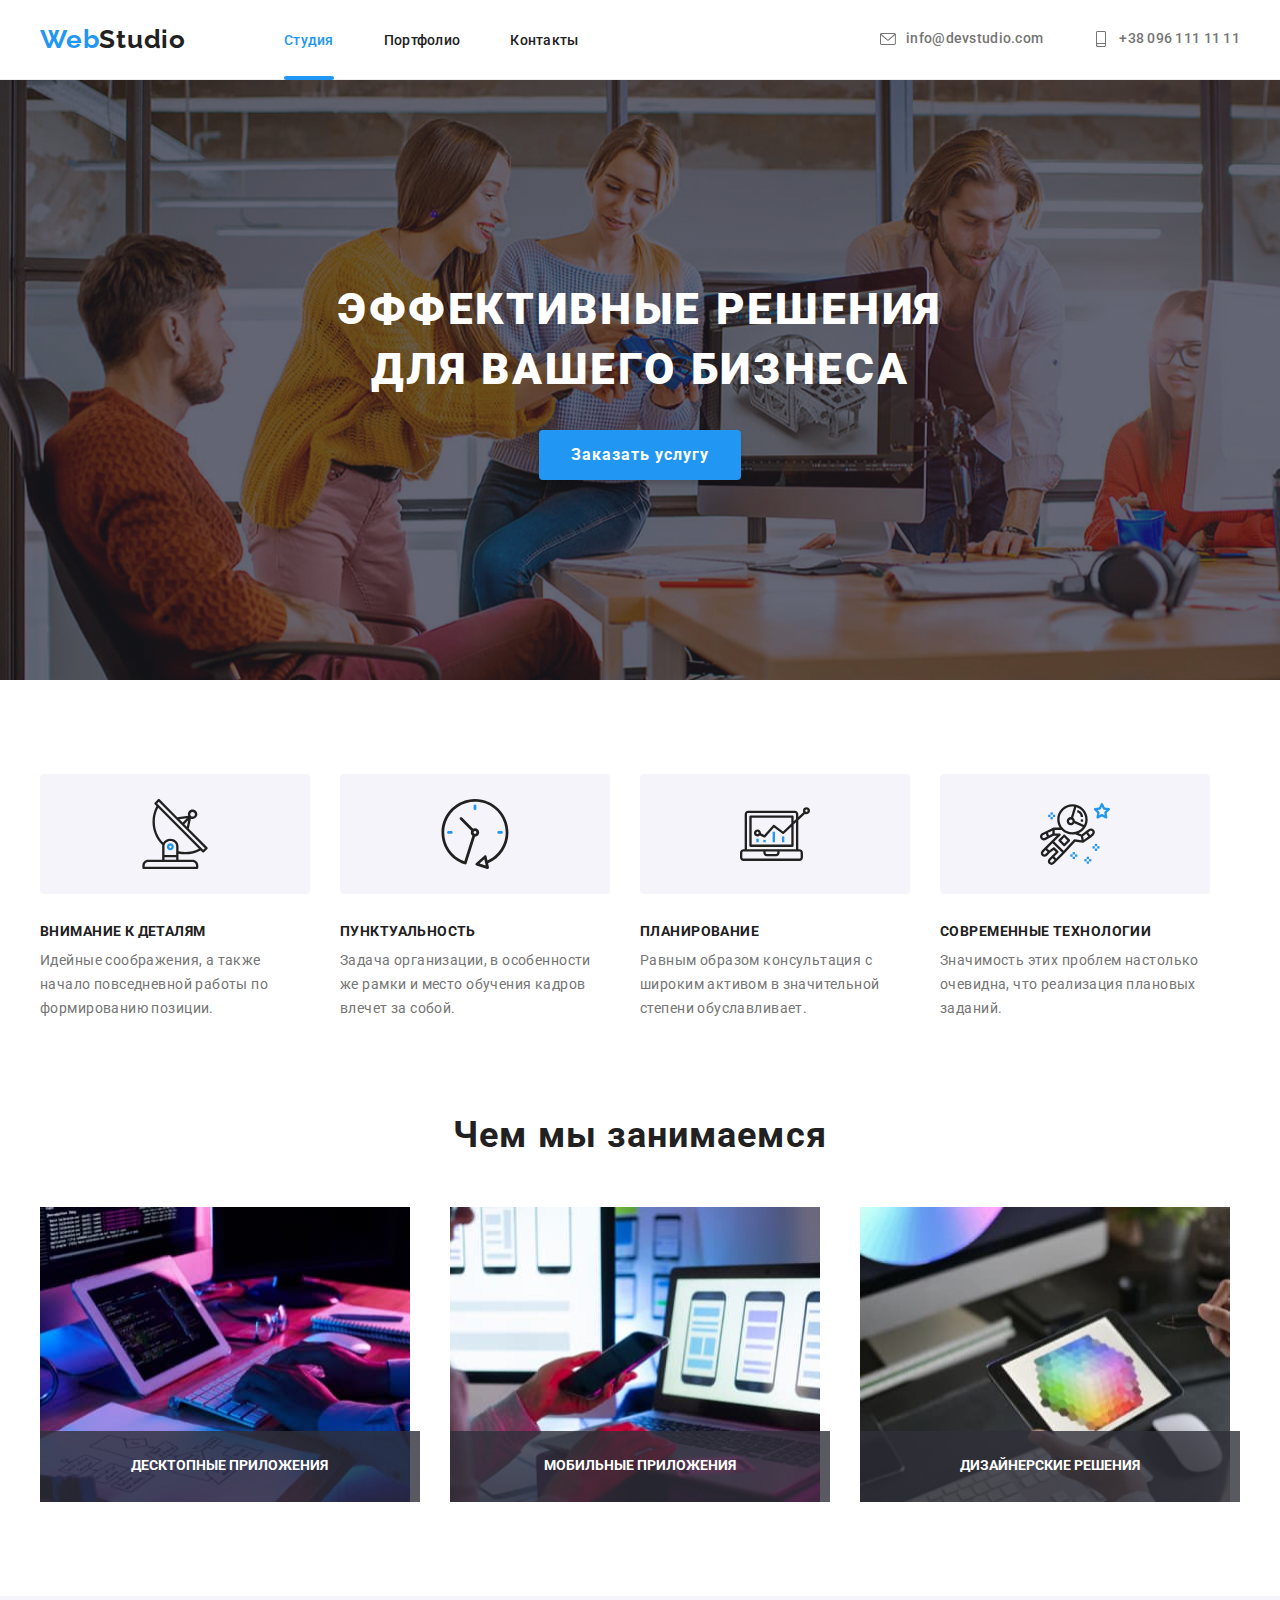
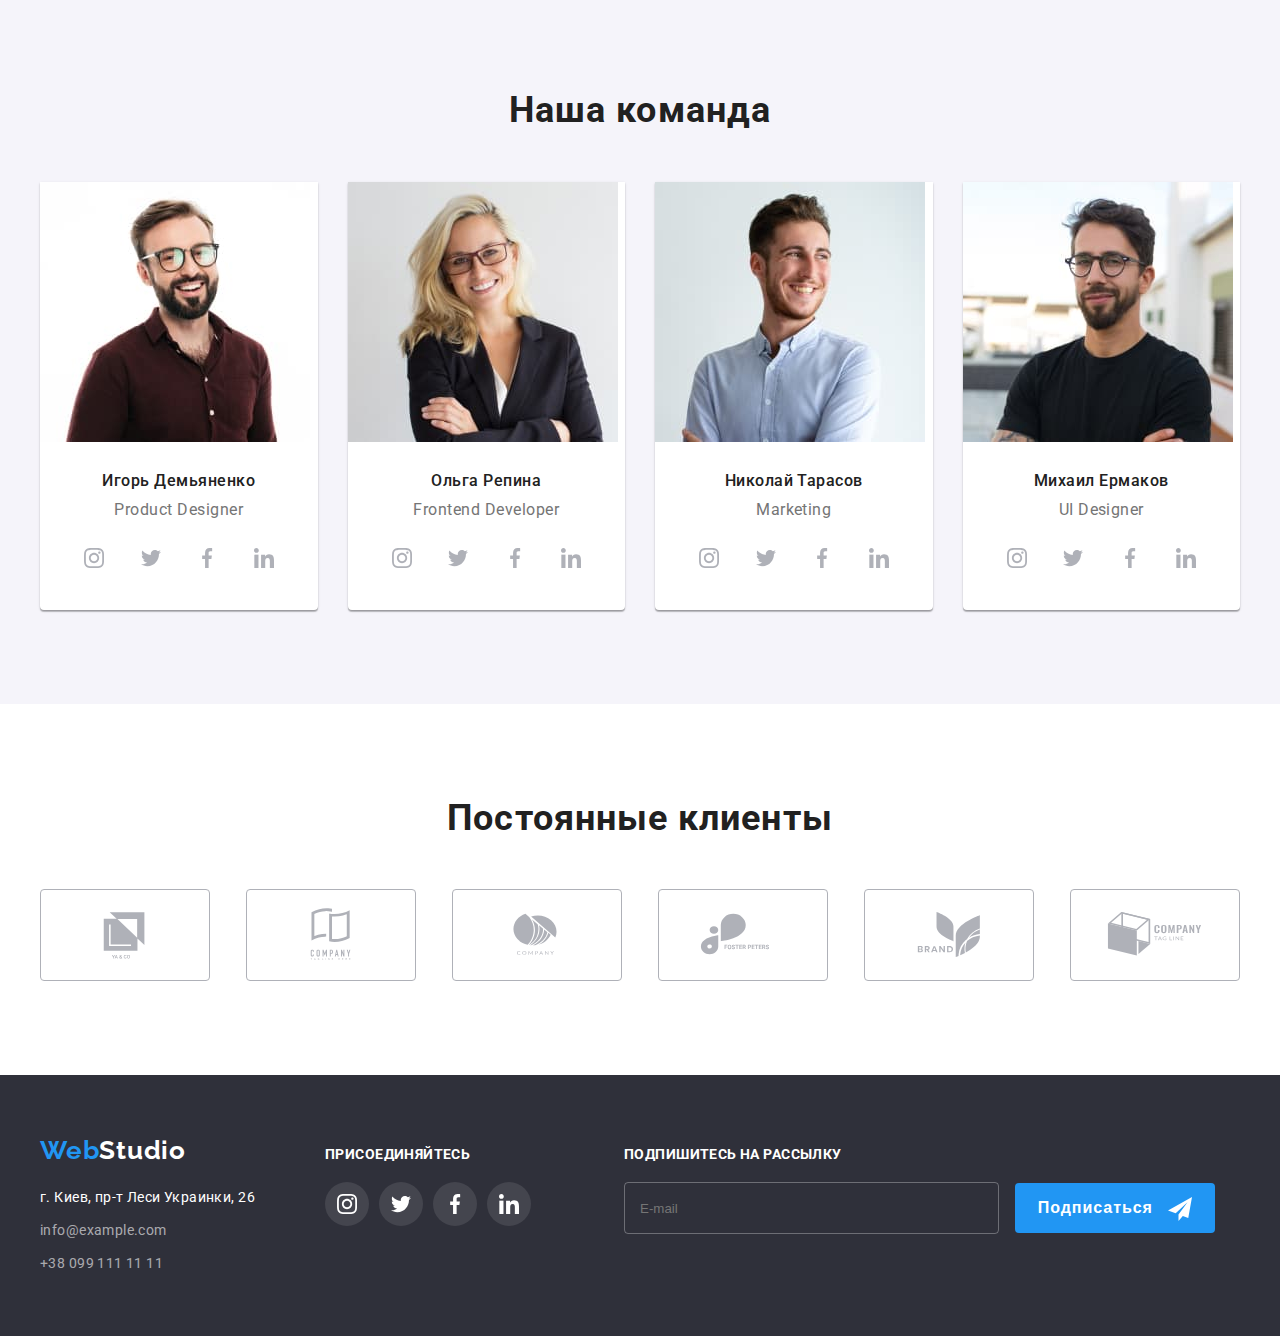
<file: index.html>
<!DOCTYPE html>
<html lang="ru">
  <head>
    <meta charset="UTF-8" />
    <meta http-equiv="X-UA-Compatible" content="IE=edge" />
    <meta name="viewport" content="width=device-width, initial-scale=1.0" />
    <title>Студия</title>
    <link
      rel="stylesheet"
      href="https://cdnjs.cloudflare.com/ajax/libs/modern-normalize/1.0.0/modern-normalize.min.css"
      integrity="sha512-ISS7cAi1PEhQ8jnbJpJZMd29NlhNj4AWYyLOSp2CE/CsHxTCu+r+t0D2yoJudVrd0/8fTVPUVDzY5Tvli75u/g=="
      crossorigin="anonymous"
    />
    <link
      href="https://fonts.googleapis.com/css2?family=Raleway:wght@700&family=Roboto:wght@400;500;700;900&display=swap"
      rel="stylesheet"
    />
    <link rel="preconnect" href="https://fonts.gstatic.com" />
    <!-- <link rel="stylesheet" href="./css/styles.css" /> -->
    <link rel="stylesheet" href="./css/main.min.css" />
  </head>

  <body>
    <header class="header">
      <div class="container header__container">
        <nav class="navigation">
          <a class="logo-title list" href="./index.html" lang="en"
            >Web<span class="logo-title__header">Studio</span></a
          >
          <ul class="site-navigation list">
            <li class="site-navigation__item">
              <a class="site-navigation__link list current" href="./index.html"
                >Студия</a
              >
            </li>
            <li class="site-navigation__item">
              <a class="site-navigation__link list" href="./portfolio.html"
                >Портфолио</a
              >
            </li>
            <li class="site-navigation__item">
              <a class="site-navigation__link list" href="">Контакты</a>
            </li>
          </ul>
        </nav>

        <ul class="adres-phone-list list">
          <li class="site-navigation__item">
            <a class="navigation-adres list" href="mailto:info@devstudio.com">
              <svg class="adres-phone-list-icon">
                <use href="./images/sprite.svg#icon-envelope"></use>
              </svg>
              info@devstudio.com</a
            >
          </li>
          <li class="navigation-item">
            <a class="tel-link list" href="tel:+380961111111"
              ><svg class="adres-phone-list-icon">
                <use href="./images/sprite.svg#icon-smartphone"></use>
              </svg>
              +38 096 111 11 11
            </a>
          </li>
        </ul>
      </div>
    </header>
    <main>
      <!-- hero section -->
      <section class="hero-section">
        <div class="container">
          <h1 class="hero-section__title">
            Эффективные решения <br />
            для вашего бизнеса
          </h1>
          <button class="hero-section__button" data-modal-open type="button">
            Заказать услугу
          </button>
        </div>
      </section>
      <!-- features section -->
      <section class="features">
        <div class="container">
          <h2 class="visually-hidden">Особенности</h2>
          <ul class="features__list list">
            <li class="features__list-item">
              <div class="features__image-background">
                <svg class="features__image">
                  <use href="./images/sprite.svg#icon-antenna"></use>
                </svg>
              </div>
              <h3 class="features__item-title">Внимание к деталям</h3>
              <p class="features__item-description">
                Идейные соображения, а также начало повседневной работы по
                формированию позиции.
              </p>
            </li>
            <li class="features__list-item">
              <div class="features__image-background">
                <svg class="features__image">
                  <use href="./images/sprite.svg#icon-clock"></use>
                </svg>
              </div>
              <h3 class="features__item-title">Пунктуальность</h3>
              <p class="features__item-description">
                Задача организации, в особенности же рамки и место обучения
                кадров влечет за собой.
              </p>
            </li>
            <li class="features__list-item">
              <div class="features__image-background">
                <svg class="features__image">
                  <use href="./images/sprite.svg#icon-diagram"></use>
                </svg>
              </div>
              <h3 class="features__item-title">Планирование</h3>
              <p class="features__item-description">
                Равным образом консультация с широким активом в значительной
                степени обуславливает.
              </p>
            </li>
            <li class="features__list-item">
              <div class="features__image-background">
                <svg class="features__image">
                  <use href="./images/sprite.svg#icon-astronaut"></use>
                </svg>
              </div>
              <h3 class="features__item-title">Современные технологии</h3>
              <p class="features__item-description">
                Значимость этих проблем настолько очевидна, что реализация
                плановых заданий.
              </p>
            </li>
          </ul>
        </div>
      </section>
      <!-- what we do section -->
      <section class="what-we-do">
        <div class="container">
          <h2 class="what-we-do__title section-title">Чем мы занимаемся</h2>
          <ul class="what-we-do__list list">
            <li class="what-we-do__list-item">
              <img
                src="./images/what_we_do/box1.jpg"
                alt="разработка кода"
                width="370"
                height="295"
              />
              <p class="what-we-do__list-text">Десктопные приложения</p>
            </li>
            <li class="what-we-do__list-item">
              <img
                src="./images/what_we_do/box2.jpg"
                alt="разработка мобильного приложения"
                width="370"
                height="295"
              />
              <p class="what-we-do__list-text">Мобильные приложения</p>
            </li>
            <li class="what-we-do__list-item">
              <img
                src="./images/what_we_do/box3.jpg"
                alt="разработка графического дизайна"
                width="370"
                height="295"
              />
              <p class="what-we-do__list-text">Дизайнерские решения</p>
            </li>
          </ul>
        </div>
      </section>
      <!-- our team section -->
      <section class="our-team-section">
        <div class="container our-team-section-container">
          <h2 class="section-title our-team-section-title">Наша команда</h2>
          <ul class="our-team-list list">
            <li class="our-team-list-item">
              <img
                src="./images/our_team/img.jpg"
                alt="Игорь Демьяненко"
                width="270"
                height="260"
              />
              <div class="our-team-poster-text">
                <h3 class="our-team-poster-title">Игорь Демьяненко</h3>
                <p class="our-team-poster-description" lang="en">
                  Product Designer
                </p>
                <ul class="social-list list">
                  <li class="social-list-item">
                    <a href="" class="social-list-link list">
                      <svg class="social-list-icon">
                        <use href="./images/sprite.svg#icon-instagram-1"></use>
                      </svg>
                    </a>
                  </li>
                  <li class="social-list-item">
                    <a href="" class="social-list-link list">
                      <svg class="social-list-icon">
                        <use href="./images/sprite.svg#icon-twitter-1"></use>
                      </svg>
                    </a>
                  </li>
                  <li class="social-list-item">
                    <a href="" class="social-list-link list">
                      <svg class="social-list-icon">
                        <use href="./images/sprite.svg#icon-facebook-1"></use>
                      </svg>
                    </a>
                  </li>
                  <li class="social-list-item">
                    <a href="" class="social-list-link list">
                      <svg class="social-list-icon">
                        <use href="./images/sprite.svg#icon-linkedin-1"></use>
                      </svg>
                    </a>
                  </li>
                </ul>
              </div>
            </li>
            <li class="our-team-list-item">
              <img
                src="./images/our_team/img-1.jpg"
                alt="Ольга Репина"
                width="270"
                height="260"
              />
              <div class="our-team-poster-text">
                <h3 class="our-team-poster-title">Ольга Репина</h3>
                <p class="our-team-poster-description" lang="en">
                  Frontend Developer
                </p>
                <ul class="social-list list">
                  <li class="social-list-item">
                    <a href="" class="social-list-link list">
                      <svg class="social-list-icon">
                        <use href="./images/sprite.svg#icon-instagram-1"></use>
                      </svg>
                    </a>
                  </li>
                  <li class="social-list-item">
                    <a href="" class="social-list-link list">
                      <svg class="social-list-icon">
                        <use href="./images/sprite.svg#icon-twitter-1"></use>
                      </svg>
                    </a>
                  </li>
                  <li class="social-list-item">
                    <a href="" class="social-list-link list">
                      <svg class="social-list-icon">
                        <use href="./images/sprite.svg#icon-facebook-1"></use>
                      </svg>
                    </a>
                  </li>
                  <li class="social-list-item">
                    <a href="" class="social-list-link list">
                      <svg class="social-list-icon">
                        <use href="./images/sprite.svg#icon-linkedin-1"></use>
                      </svg>
                    </a>
                  </li>
                </ul>
              </div>
            </li>
            <li class="our-team-list-item">
              <img
                src="./images/our_team/img-2.jpg"
                alt="Николай Тарасов"
                width="270"
                height="260"
              />
              <div class="our-team-poster-text">
                <h3 class="our-team-poster-title">Николай Тарасов</h3>
                <p class="our-team-poster-description" lang="en">Marketing</p>
                <ul class="social-list list">
                  <li class="social-list-item">
                    <a href="" class="social-list-link list">
                      <svg class="social-list-icon">
                        <use href="./images/sprite.svg#icon-instagram-1"></use>
                      </svg>
                    </a>
                  </li>
                  <li class="social-list-item">
                    <a href="" class="social-list-link list">
                      <svg class="social-list-icon">
                        <use href="./images/sprite.svg#icon-twitter-1"></use>
                      </svg>
                    </a>
                  </li>
                  <li class="social-list-item">
                    <a href="" class="social-list-link list">
                      <svg class="social-list-icon">
                        <use href="./images/sprite.svg#icon-facebook-1"></use>
                      </svg>
                    </a>
                  </li>
                  <li class="social-list-item">
                    <a href="" class="social-list-link list">
                      <svg class="social-list-icon">
                        <use href="./images/sprite.svg#icon-linkedin-1"></use>
                      </svg>
                    </a>
                  </li>
                </ul>
              </div>
            </li>
            <li class="our-team-list-item">
              <img
                src="./images/our_team/img-3.jpg"
                alt="Михаил Ермаков"
                width="270"
                height="260"
              />
              <div class="our-team-poster-text">
                <h3 class="our-team-poster-title">Михаил Ермаков</h3>
                <p class="our-team-poster-description" lang="en">UI Designer</p>
                <ul class="social-list list">
                  <li class="social-list-item">
                    <a href="" class="social-list-link list">
                      <svg class="social-list-icon">
                        <use href="./images/sprite.svg#icon-instagram-1"></use>
                      </svg>
                    </a>
                  </li>
                  <li class="social-list-item">
                    <a href="" class="social-list-link list">
                      <svg class="social-list-icon">
                        <use href="./images/sprite.svg#icon-twitter-1"></use>
                      </svg>
                    </a>
                  </li>
                  <li class="social-list-item">
                    <a href="" class="social-list-link list">
                      <svg class="social-list-icon">
                        <use href="./images/sprite.svg#icon-facebook-1"></use>
                      </svg>
                    </a>
                  </li>
                  <li class="social-list-item">
                    <a href="" class="social-list-link list">
                      <svg class="social-list-icon">
                        <use href="./images/sprite.svg#icon-linkedin-1"></use>
                      </svg>
                    </a>
                  </li>
                </ul>
              </div>
            </li>
          </ul>
        </div>
      </section>
      <!-- client-section -->
      <section class="client-section">
        <div class="container">
          <h2 class="section-title client-list-title">Постоянные клиенты</h2>
          <ul class="client-list list">
            <li class="client-list-item">
              <a href="" class="client-list-link">
                <svg class="client-list-icon">
                  <use href="./images/sprite.svg#icon-logo-1"></use>
                </svg>
              </a>
            </li>
            <li class="client-list-item">
              <a href="" class="client-list-link list">
                <svg class="client-list-icon">
                  <use href="./images/sprite.svg#icon-logo-2"></use>
                </svg>
              </a>
            </li>
            <li class="client-list-item">
              <a href="" class="client-list-link">
                <svg class="client-list-icon">
                  <use href="./images/sprite.svg#icon-logo-3"></use>
                </svg>
              </a>
            </li>
            <li class="client-list-item">
              <a href="" class="client-list-link">
                <svg class="client-list-icon">
                  <use href="./images/sprite.svg#icon-logo-4"></use>
                </svg>
              </a>
            </li>
            <li class="client-list-item">
              <a href="" class="client-list-link">
                <svg class="client-list-icon">
                  <use href="./images/sprite.svg#icon-logo-5"></use>
                </svg>
              </a>
            </li>
            <li class="client-list-item">
              <a href="" class="client-list-link">
                <svg class="client-list-icon">
                  <use href="./images/sprite.svg#icon-logo-6"></use>
                </svg>
              </a>
            </li>
          </ul>
        </div>
      </section>
    </main>
    <footer class="footer">
      <div class="container footer-container">
        <div class="footer-logo-adres-container">
          <a class="logo-title list" href="./index.html" lang="en"
            >Web<span class="logo-title-footer">Studio</span></a
          >
          <address class="footer-adres-container">
            <ul class="footer-adres-list list">
              <li class="footer-adres-list-item">
                <a
                  class="footer-adres list"
                  href="https://goo.gl/maps/QxiGyejdrmaWkH7TA"
                  target="_blank"
                  rel="noopener noreferrer"
                  >г. Киев, пр-т Леси Украинки, 26
                </a>
              </li>
              <li class="footer-adres-list-item">
                <a class="footer-email list" href="mailto:info@example.com"
                  >info@example.com</a
                >
              </li>
              <li class="footer-adres-list-item">
                <a class="footer-tel list" href="tel:+380991111111"
                  >+38 099 111 11 11</a
                >
              </li>
            </ul>
          </address>
        </div>
        <div class="footer-social-list-container">
          <h3 class="footer-social-list-title">ПРИСОЕДИНЯЙТЕСЬ</h3>
          <ul class="footer-social-list list">
            <li class="footer-social-list-item">
              <a class="footer-social-list-link list" href="">
                <svg class="footer-social-list-icon">
                  <use href="./images/sprite.svg#icon-instagram-1"></use>
                </svg>
              </a>
            </li>
            <li class="footer-social-list-item">
              <a class="footer-social-list-link list" href="">
                <svg class="footer-social-list-icon">
                  <use href="./images/sprite.svg#icon-twitter-1"></use>
                </svg>
              </a>
            </li>
            <li class="footer-social-list-item">
              <a class="footer-social-list-link list" href="">
                <svg class="footer-social-list-icon">
                  <use href="./images/sprite.svg#icon-facebook-1"></use>
                </svg>
              </a>
            </li>
            <li class="footer-social-list-item">
              <a class="footer-social-list-link list" href="">
                <svg class="footer-social-list-icon">
                  <use href="./images/sprite.svg#icon-linkedin-1"></use>
                </svg>
              </a>
            </li>
          </ul>
        </div>
        <div class="footer-form-container">
          <form class="footer-form" action="#">
            <h3 class="text-assign">подпишитесь на рассылку</h3>
            <input
              class="email-assign-input"
              type="email"
              name="e-mail-for-mailing"
              id="mailing"
              autocomplete="email"
              placeholder="E-mail"
            />
            <button class="btn-assign" type="submit">
              Подписаться
              <svg class="btn-assign-svg" width="24px" height="24px">
                <use href="./images/sprite.svg#iconsplane"></use>
              </svg>
            </button>
          </form>
        </div>
      </div>
    </footer>

    <div class="backdrop is-hidden" data-modal>
      <div class="modal">
        <button class="modal-close-btn" data-modal-close type="button">
          <svg class="modal-close-btn-icon">
            <use href="./images/sprite.svg#icon-close-black"></use>
          </svg>
        </button>
        <form action="#" method="GET" class="contact-form">
          <div role="group">
            <p class="contact-form-title">
              Оставьте свои данные, мы вам перезвоним
            </p>
            <div class="contact-form-label-container">
              <input
                type="text"
                name="user-name"
                id="user-name"
                class="contact-form-input"
                minlength="2"
                required
                autofocus
              />
              <label for="user-name" class="contact-form-label">Имя</label>
              <svg class="contact-form-svg">
                <use
                  href="./images/sprite.svg#iconsperson-black"
                  width="18px"
                  height="18px"
                ></use>
              </svg>
            </div>
            <div class="contact-form-label-container">
              <input
                type="tel"
                name="user-phone"
                id="user-phone"
                class="contact-form-input"
                required
                pattern="[0-9]{3}-[0-9]{3}-[0-9]{2}-[0-9]{2}"
                title="067-111-11-11"
              />
              <label for="user-phone" class="contact-form-label">Телефон</label>
              <svg class="contact-form-svg">
                <use
                  href="./images/sprite.svg#iconsphone-black"
                  width="18px"
                  height="18px"
                ></use>
              </svg>
            </div>
            <div class="contact-form-label-container">
              <input
                type="email"
                name="user-email"
                id="user-emai"
                class="contact-form-input"
                required
              />
              <label for="user-email" class="contact-form-label">Почта</label>
              <svg class="contact-form-svg">
                <use
                  href="./images/sprite.svg#iconsenvelope-black"
                  width="18px"
                  height="18px"
                ></use>
              </svg>
            </div>
            <div class="contact-form-label-container">
              <textarea
                name="user-comment"
                class="contact-form-comment"
                id="user-comment"
                placeholder="Введите текст"
              ></textarea>
              <label for="user-comment" class="contact-form-label"
                >Комментарий</label
              >
            </div>
            <input
              type="checkbox"
              name="policy-admit"
              class="contact-form-policy-input visually-hidden"
              id="policy-admit"
              required
            />
            <label for="policy-admit" class="contact-form-label-policy"
              >Соглашаюсь с рассылкой и принимаю
              <a class="policy-contract" href="">Условия договора</a></label
            >
            <button type="submit" class="contact-form-btn">Отправить</button>
          </div>
        </form>
      </div>
    </div>

    <script src="./js/modal.js"></script>
  </body>
</html>
</file>
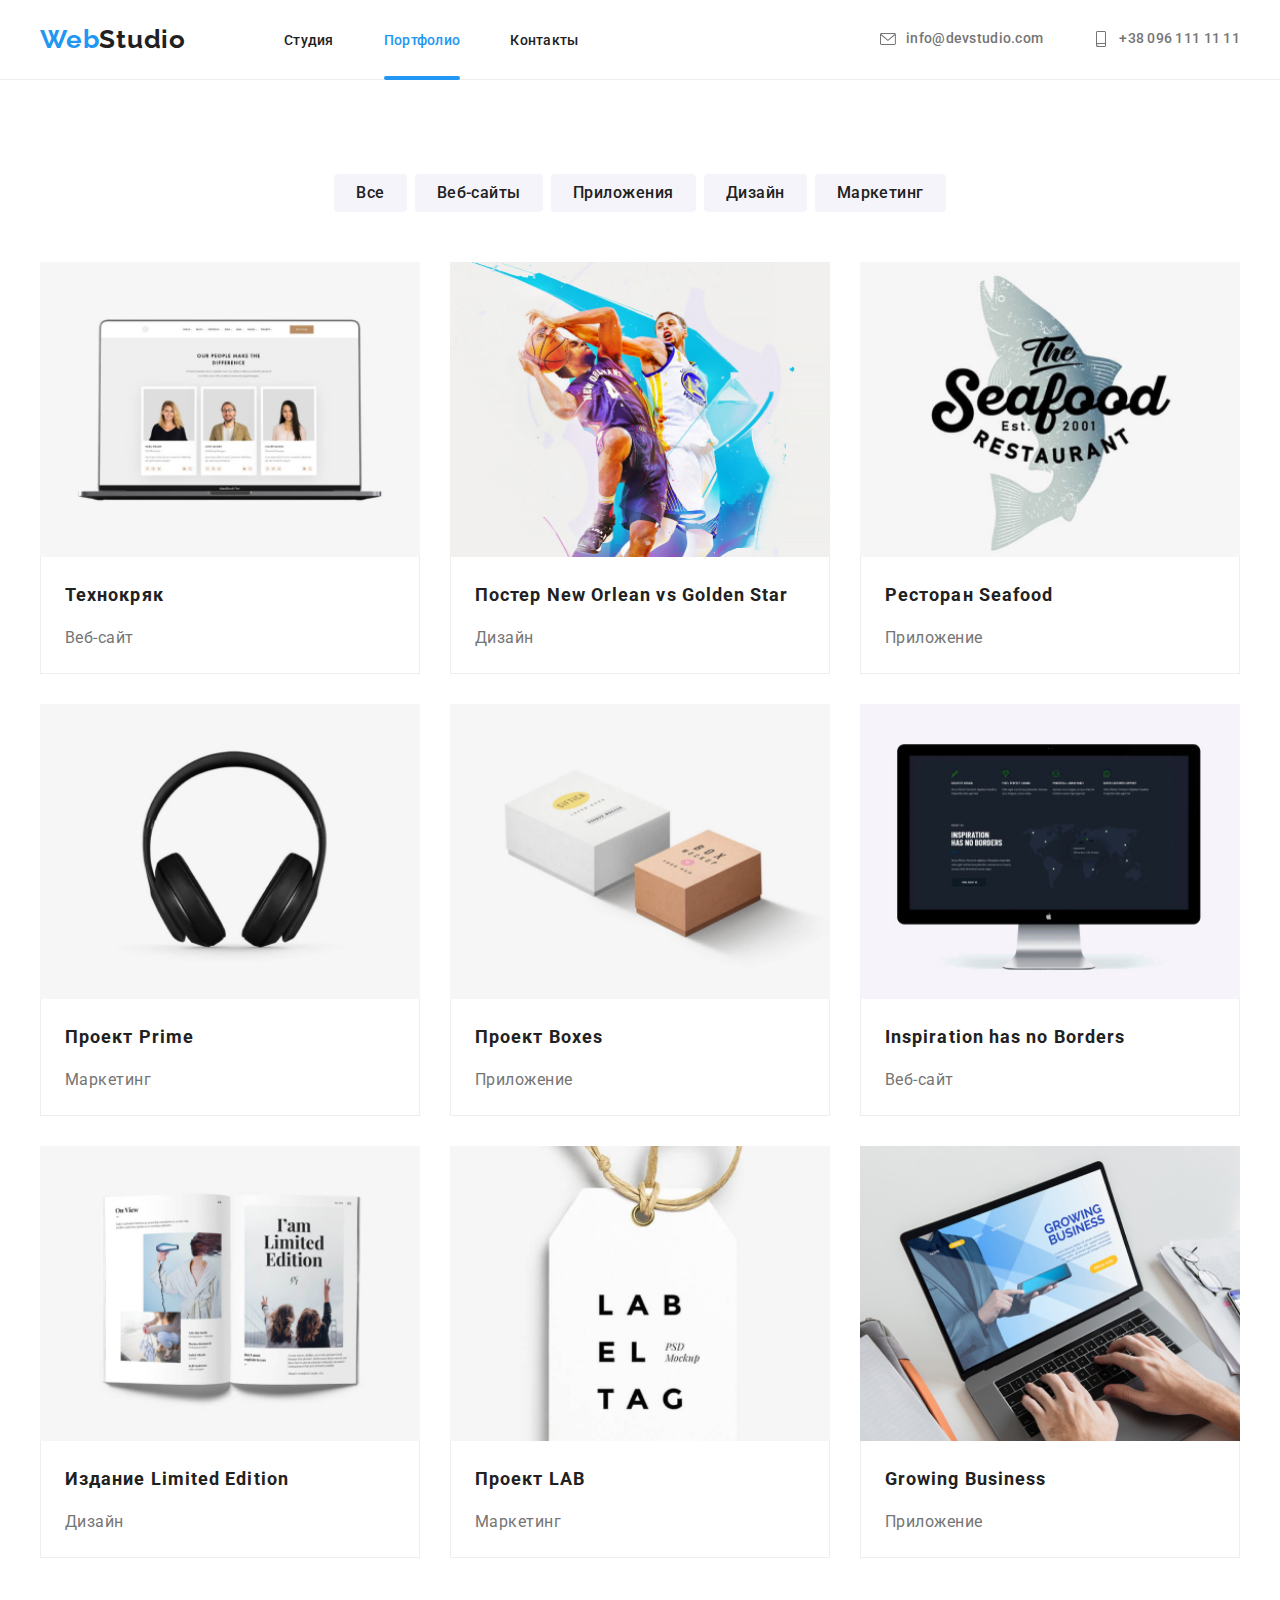
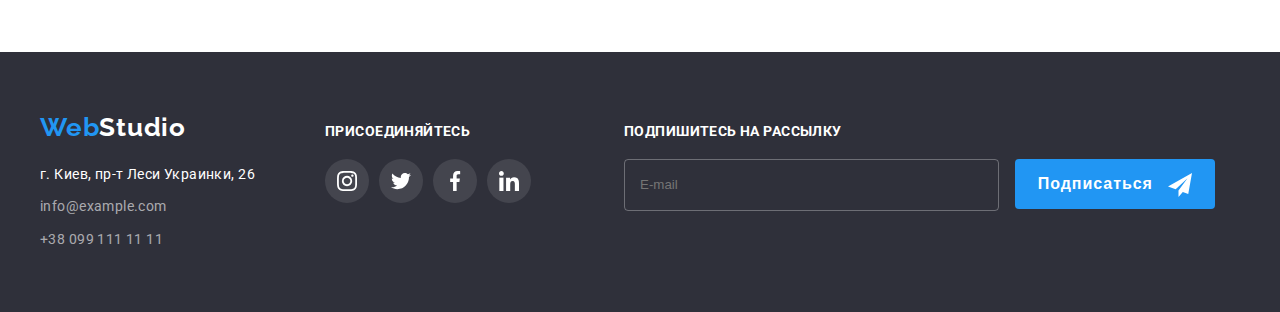
<file: portfolio.html>
<!DOCTYPE html>
<html lang="ru">
  <head>
    <meta charset="UTF-8" />
    <meta http-equiv="X-UA-Compatible" content="IE=edge" />
    <meta name="viewport" content="width=device-width, initial-scale=1.0" />
    <title>Портфолио</title>
    <link rel="preconnect" href="https://fonts.gstatic.com" />
    <link
      href="https://fonts.googleapis.com/css2?family=Raleway:wght@700&family=Roboto:wght@400;500;700;900&display=swap"
      rel="stylesheet"
    />
    <link rel="preconnect" href="https://fonts.gstatic.com" />
    <link rel="stylesheet" href="./css/styles.css" />
    <link rel="stylesheet" href="./css/portfolio.min.css" />
  </head>

  <body>
    <header class="header">
      <div class="container header__container">
        <nav class="navigation">
          <a class="logo-title list" href="./index.html" lang="en"
            >Web<span class="logo-title__header">Studio</span></a
          >
          <ul class="site-navigation list">
            <li class="site-navigation__item">
              <a class="site-navigation__link list" href="./index.html"
                >Студия</a
              >
            </li>
            <li class="site-navigation__item">
              <a
                class="site-navigation__link list current"
                href="./portfolio.html"
                >Портфолио</a
              >
            </li>
            <li class="site-navigation__item">
              <a class="site-navigation__link list" href="">Контакты</a>
            </li>
          </ul>
        </nav>

        <ul class="adres-phone-list list">
          <li class="site-navigation__item">
            <a class="navigation-adres list" href="mailto:info@devstudio.com">
              <svg class="adres-phone-list-icon">
                <use href="./images/sprite.svg#icon-envelope"></use>
              </svg>
              info@devstudio.com</a
            >
          </li>
          <li class="navigation-item">
            <a class="tel-link list" href="tel:+380961111111"
              ><svg class="adres-phone-list-icon">
                <use href="./images/sprite.svg#icon-smartphone"></use>
              </svg>
              +38 096 111 11 11
            </a>
          </li>
        </ul>
      </div>
    </header>
    <main>
      <section class="portfolio-section">
        <div class="portfolio-container container">
          <h2 class="visually-hidden">Портфолио</h2>
          <ul class="portfolio-page-button-list">
            <li class="list portfolio-page-button-list-item">
              <button class="portfolio-page-button button-one" type="button">
                Все
              </button>
            </li>
            <li class="list portfolio-page-button-list-item">
              <button class="portfolio-page-button button-two" type="button">
                Веб-сайты
              </button>
            </li>
            <li class="list portfolio-page-button-list-item">
              <button class="portfolio-page-button button-three" type="button">
                Приложения
              </button>
            </li>
            <li class="list portfolio-page-button-list-item">
              <button class="portfolio-page-button button-four" type="button">
                Дизайн
              </button>
            </li>
            <li class="list portfolio-page-button-list-item">
              <button class="portfolio-page-button button-five" type="button">
                Маркетинг
              </button>
            </li>
          </ul>
          <ul class="portfolio-img-list">
            <li class="list portfolio-img-list-item">
              <a class="portfolio-link list" href="">
                <div class="portfolio-img-wrapper">
                  <img
                    src="./images/portfolio/img.jpg"
                    alt="ноутбук"
                    width="380"
                    height="295"
                  />
                  <p class="overlay">
                    Технокряк это современная площадка распространения
                    коронавируса. Компании используют эту платформу для
                    цифрового шпионажа и атак на защищённые сервера конкурентов.
                  </p>
                </div>
                <div class="portfolio-poster-text">
                  <h3 class="portfolio-poster-title">Технокряк</h3>
                  <p class="portfolio-poster-discription">Веб-сайт</p>
                </div>
              </a>
            </li>
            <li class="list portfolio-img-list-item">
              <a href="" class="portfolio-link list">
                <div class="portfolio-img-wrapper">
                  <img
                    src="./images/portfolio/img-1.jpg"
                    alt="ноутбук"
                    width="380"
                    height="295"
                  />
                  <p class="overlay">
                    Технокряк это современная площадка распространения
                    коронавируса. Компании используют эту платформу для
                    цифрового шпионажа и атак на защищённые сервера конкурентов.
                  </p>
                </div>
                <div class="portfolio-poster-text">
                  <h3 class="portfolio-poster-title">
                    Постер New Orlean vs Golden Star
                  </h3>
                  <p class="portfolio-poster-discription">Дизайн</p>
                </div>
              </a>
            </li>
            <li class="list portfolio-img-list-item">
              <a href="" class="portfolio-link list">
                <div class="portfolio-img-wrapper">
                  <img
                    src="./images/portfolio/img-2.jpg"
                    alt="ноутбук"
                    width="380"
                    height="295"
                  />
                  <p class="overlay">
                    Технокряк это современная площадка распространения
                    коронавируса. Компании используют эту платформу для
                    цифрового шпионажа и атак на защищённые сервера конкурентов.
                  </p>
                </div>
                <div class="portfolio-poster-text">
                  <h3 class="portfolio-poster-title">Ресторан Seafood</h3>
                  <p class="portfolio-poster-discription">Приложение</p>
                </div>
              </a>
            </li>
            <li class="list portfolio-img-list-item">
              <a href="" class="portfolio-link list">
                <div class="portfolio-img-wrapper">
                  <img
                    src="./images/portfolio/img-3.jpg"
                    alt="ноутбук"
                    width="380"
                    height="295"
                  />
                  <p class="overlay">
                    Технокряк это современная площадка распространения
                    коронавируса. Компании используют эту платформу для
                    цифрового шпионажа и атак на защищённые сервера конкурентов.
                  </p>
                </div>
                <div class="portfolio-poster-text">
                  <h3 class="portfolio-poster-title">Проект Prime</h3>
                  <p class="portfolio-poster-discription">Маркетинг</p>
                </div>
              </a>
            </li>
            <li class="list portfolio-img-list-item">
              <a href="" class="portfolio-link list">
                <div class="portfolio-img-wrapper">
                  <img
                    src="./images/portfolio/img-4.jpg"
                    alt="ноутбук"
                    width="380"
                    height="295"
                  />
                  <p class="overlay">
                    Технокряк это современная площадка распространения
                    коронавируса. Компании используют эту платформу для
                    цифрового шпионажа и атак на защищённые сервера конкурентов.
                  </p>
                </div>
                <div class="portfolio-poster-text">
                  <h3 class="portfolio-poster-title">Проект Boxes</h3>
                  <p class="portfolio-poster-discription">Приложение</p>
                </div>
              </a>
            </li>
            <li class="list portfolio-img-list-item">
              <a href="" class="portfolio-link list">
                <div class="portfolio-img-wrapper">
                  <img
                    src="./images/portfolio/img-5.jpg"
                    alt="ноутбук"
                    width="380"
                    height="295"
                  />
                  <p class="overlay">
                    Технокряк это современная площадка распространения
                    коронавируса. Компании используют эту платформу для
                    цифрового шпионажа и атак на защищённые сервера конкурентов.
                  </p>
                </div>
                <div class="portfolio-poster-text">
                  <h3 class="portfolio-poster-title">
                    Inspiration has no Borders
                  </h3>
                  <p class="portfolio-poster-discription">Веб-сайт</p>
                </div>
              </a>
            </li>
            <li class="list portfolio-img-list-item">
              <a href="" class="portfolio-link list">
                <div class="portfolio-img-wrapper">
                  <img
                    src="./images/portfolio/img-6.jpg"
                    alt="ноутбук"
                    width="380"
                    height="295"
                  />
                  <p class="overlay">
                    Технокряк это современная площадка распространения
                    коронавируса. Компании используют эту платформу для
                    цифрового шпионажа и атак на защищённые сервера конкурентов.
                  </p>
                </div>
                <div class="portfolio-poster-text">
                  <h3 class="portfolio-poster-title">
                    Издание Limited Edition
                  </h3>
                  <p class="portfolio-poster-discription">Дизайн</p>
                </div>
              </a>
            </li>
            <li class="list portfolio-img-list-item">
              <a href="" class="portfolio-link list">
                <div class="portfolio-img-wrapper">
                  <img
                    src="./images/portfolio/img-7.jpg"
                    alt="ноутбук"
                    width="380"
                    height="295"
                  />
                  <p class="overlay">
                    Технокряк это современная площадка распространения
                    коронавируса. Компании используют эту платформу для
                    цифрового шпионажа и атак на защищённые сервера конкурентов.
                  </p>
                </div>
                <div class="portfolio-poster-text">
                  <h3 class="portfolio-poster-title">Проект LAB</h3>
                  <p class="portfolio-poster-discription">Маркетинг</p>
                </div>
              </a>
            </li>
            <li class="list portfolio-img-list-item">
              <a href="" class="portfolio-link list">
                <div class="portfolio-img-wrapper">
                  <img
                    src="./images/portfolio/img-8.jpg"
                    alt="ноутбук"
                    width="380"
                    height="295"
                  />
                  <p class="overlay">
                    Технокряк это современная площадка распространения
                    коронавируса. Компании используют эту платформу для
                    цифрового шпионажа и атак на защищённые сервера конкурентов.
                  </p>
                </div>
                <div class="portfolio-poster-text">
                  <h3 class="portfolio-poster-title">Growing Business</h3>
                  <p class="portfolio-poster-discription">Приложение</p>
                </div>
              </a>
            </li>
          </ul>
        </div>
      </section>
    </main>
    <footer class="footer">
      <div class="container footer-container">
        <div class="footer-logo-adres-container">
          <a class="logo-title list" href="./index.html" lang="en"
            >Web<span class="logo-title-footer">Studio</span></a
          >
          <address class="footer-adres-container">
            <ul class="footer-adres-list list">
              <li class="footer-adres-list-item">
                <a
                  class="footer-adres list"
                  href="https://goo.gl/maps/QxiGyejdrmaWkH7TA"
                  target="_blank"
                  rel="noopener noreferrer"
                  >г. Киев, пр-т Леси Украинки, 26
                </a>
              </li>
              <li class="footer-adres-list-item">
                <a class="footer-email list" href="mailto:info@example.com"
                  >info@example.com</a
                >
              </li>
              <li class="footer-adres-list-item">
                <a class="footer-tel list" href="tel:+380991111111"
                  >+38 099 111 11 11</a
                >
              </li>
            </ul>
          </address>
        </div>
        <div class="footer-social-list-container">
          <h3 class="footer-social-list-title">ПРИСОЕДИНЯЙТЕСЬ</h3>
          <ul class="footer-social-list list">
            <li class="footer-social-list-item">
              <a class="footer-social-list-link list" href="">
                <svg class="footer-social-list-icon">
                  <use href="./images/sprite.svg#icon-instagram-1"></use>
                </svg>
              </a>
            </li>
            <li class="footer-social-list-item">
              <a class="footer-social-list-link list" href="">
                <svg class="footer-social-list-icon">
                  <use href="./images/sprite.svg#icon-twitter-1"></use>
                </svg>
              </a>
            </li>
            <li class="footer-social-list-item">
              <a class="footer-social-list-link list" href="">
                <svg class="footer-social-list-icon">
                  <use href="./images/sprite.svg#icon-facebook-1"></use>
                </svg>
              </a>
            </li>
            <li class="footer-social-list-item">
              <a class="footer-social-list-link list" href="">
                <svg class="footer-social-list-icon">
                  <use href="./images/sprite.svg#icon-linkedin-1"></use>
                </svg>
              </a>
            </li>
          </ul>
        </div>
        <div class="footer-form-container">
          <form class="footer-form" action="">
            <h3 class="text-assign">подпишитесь на рассылку</h3>
            <input
              class="email-assign-input"
              type="email"
              name="e-mail-for-mailing"
              id="mailing"
              autocomplete="email"
              placeholder="E-mail"
            />
            <button class="btn-assign" type="submit">
              Подписаться
              <svg class="btn-assign-svg" width="24px" height="24px">
                <use href="./images/sprite.svg#iconsplane"></use>
              </svg>
            </button>
          </form>
        </div>
      </div>
    </footer>
  </body>
</html>
</file>
<file: css/styles.css>
/* ===============headr================ */

/* =========================end header====================== */

/* ========================hero section===================== */

/* ======================== end hero section===================== */

/* ========================features-section===================== */

/*======================== end features-section ===============================*/

/*======================== what-we-do-section ===============================*/

/*========================end what-we-do-section ===============================*/

/*========================our-team-section ===============================*/

/* ======================end our-team-section=================== */

/* =======================client-section========================= */

/* ======================= end-client-section========================= */

/*=================================== porfolio page======================================== */

/* ======================footer dection=================== */

/* =============================footer end================== */

/* ===================modal window========================== */
</file>
<file: css/main.min.css>
:root{--accent-color: #2196f3;--page-main-color: #2f303a;--page-secondary-color: #f5f4fa;--page-navigation-text-color: #212121;--main-title-text-color: #ffffff;--description-text-color: #757575;--footer-color: #2f303a;--section-title: #212121;--poster-title: #212121;--navigation-link: #757575;--our-team-poster-description-background-color: #ffffff;--footer-accent-color: #ffffff;--footer-social-list-link-bg: rgba(255, 255, 255, 0.1);--icon-color: #afb1b8;--backdrop-color: rgba(0, 0, 0, 0.2);--modal-close-btn-border: rgba(0, 0, 0, 0.1)}.visually-hidden{position:absolute;width:1px;height:1px;margin:-1px;border:0;padding:0;white-space:nowrap;clip-path:inset(100%);clip:rect(0 0 0 0);overflow:hidden}h1,h2,h3,h4,h5,h6,p{margin-top:0;margin-bottom:0}ol,ul{margin-top:0;margin-bottom:0;padding-left:0}.list{list-style:none}.list{text-decoration:none}img{display:block}body{margin:0;font-family:"Roboto", sans-serif;color:#212121}.container{width:1200px;padding-left:15px;padding-right:15px;margin:0 auto}.logo-title{font-family:"Raleway", sans-serif;font-weight:bold;font-size:26px;line-height:1.19;letter-spacing:0.03em;color:var(--accent-color)}.section-title{font-style:normal;font-weight:bold;font-size:36px;line-height:1.16;text-align:center;letter-spacing:0.03em;color:var(--section-title)}.social-list{display:flex;justify-content:space-between}.social-list-link{display:flex;align-items:center;justify-content:center;width:44px;height:44px;background-color:var(--our-team-poster-description-background-color);border-radius:50%;transition:background-color 250ms linear}.social-list-link:focus,.social-list-link:hover{background-color:var(--accent-color)}.social-list-icon{width:20px;height:20px;fill:var(--icon-color);transition:fill 250ms linear}.social-list-link:focus .social-list-icon,.social-list-link:hover .social-list-icon{fill:var(--main-title-text-color)}.backdrop{z-index:1000;position:fixed;top:0;left:0;width:100%;height:100%;background-color:var(--backdrop-color);opacity:1;transition:opacity 250ms linear, visibility 250ms linear}.backdrop.is-hidden{opacity:0;visibility:hidden;pointer-events:none}.backdrop.is-hidden .modal{transform:translate(-50%, -50%) scale(1.25)}.modal{position:absolute;top:50%;left:50%;padding:40px;min-height:581px;min-width:528px;border-radius:4px;background-color:var(--main-title-text-color);box-shadow:0px 1px 3px rgba(0,0,0,0.12),0px 1px 1px rgba(0,0,0,0.14),0px 2px 1px rgba(0,0,0,0.2);transform:translate(-50%, -50%) scale(1);transition:transform 250ms linear}.modal-close-btn{position:fixed;display:flex;align-items:center;justify-content:center;top:14px;right:14px;width:30px;height:30px;border-radius:50%;border:1px solid var(--modal-close-btn-border);cursor:pointer;transition:transform 1000ms linear;background-color:var(--main-title-text-color)}.modal-close-btn:focus,.modal-close-btn:hover{color:var(--accent-color)}.modal-close-btn-icon{fill:currentColor;width:18px;height:18px}.contact-form{margin:0 auto}.contact-form-title{text-align:center;margin-bottom:30px;color:var(--section-title);font-weight:700;font-size:20px;line-height:1.17;letter-spacing:0.03em}.contact-form-label{position:absolute;top:-18px;left:0;color:var(--page-navigation-text-color);font-weight:400;font-size:12px;line-height:1.17;letter-spacing:0.01em}.contact-form-label-container{position:relative}.contact-form-input{padding:0;width:100%;height:38px;margin-bottom:28px;padding-left:42px;outline:transparent;border:1px solid rgba(33,33,33,0.2);border-radius:4px;cursor:pointer;transition:background-color 250ms linear}.contact-form-input:focus ~ .contact-form-svg{fill:var(--accent-color)}.contact-form-input:focus{border:1px solid var(--accent-color)}.contact-form-svg{position:absolute;top:11px;left:15px;pointer-events:none}.contact-form-comment{padding:12px 16px;width:100%;height:120px;resize:none;margin-bottom:20px;margin-right:80px;border:1px solid rgba(33,33,33,0.2);border-radius:4px;font-weight:400;font-size:14px;line-height:1.17;letter-spacing:0.01em;outline:transparent;transition:background-color 250ms linear}.contact-form-comment::placeholder{color:rgba(117,117,117,0.5)}.contact-form-comment:focus{border:1px solid var(--accent-color)}.contact-form-checkbox{color:var(--description-text-color);margin:0;width:100%;font-weight:400;font-size:14px;line-height:1.71;letter-spacing:0.03em}.contact-form-label-policy{padding-left:12px;color:var(--description-text-color);font-weight:400;font-size:14px;line-height:1.71;letter-spacing:0.03em}.contact-form-label-policy::before{display:inline-block;content:"";width:16px;height:15px;margin-right:8px;vertical-align:middle;border:2px solid var(--section-title);border-radius:4px;cursor:pointer}.policy-contract{color:var(--accent-color)}.contact-form-policy-input:checked+.contact-form-label-policy::before{background-image:url(../images/icon-check.svg);fill:var(--page-navigation-text-color);background-origin:border-box;background-size:contain;border:transparent}.contact-form-policy-input:focus+.contact-form-label-policy::before{border:2px solid var(--accent-color);border-radius:4px}.contact-form-btn{display:block;min-width:200px;min-height:50px;border-radius:4px;border:solid 0px transparent;margin:0 auto;margin-top:30px;font-weight:700;font-style:normal;font-size:16px;line-height:1.87;letter-spacing:0.06em;color:var(--main-title-text-color);background-color:var(--accent-color);box-shadow:0px 1px 1px 0px rgba(0,0,0,0.14);cursor:pointer;transition:background-color 250ms linear, box-shadow 250ms linear}.contact-form-btn:hover,.contact-form-btn:focus{background-color:var(--accent-color);box-shadow:0px 4px 4px 0px rgba(0,0,0,0.15)}.header{border-bottom:1px solid #eeeeee;padding:24px 0}.header__container{display:flex;align-items:center}.navigation{display:flex;align-items:center}.logo-title__header{color:#212121}.site-navigation{display:flex;margin-left:98px}.site-navigation__item:not(:last-child){margin-right:50px}.site-navigation__link{padding-top:32px;padding-bottom:32px;font-weight:500;font-size:14px;line-height:1.14;letter-spacing:0.02em;color:var(--page-navigation-text-color);transition:color 250ms linear}.site-navigation__link:hover,.site-navigation__link:focus{color:var(--accent-color)}.current{color:var(--accent-color);position:relative}.current::after{position:absolute;content:"";width:100%;height:4px;left:0;bottom:0;border-radius:2px;background:var(--accent-color)}.adres-phone-list{display:flex;margin-left:auto}.adres-phone-list-icon{width:16px;height:16px;margin-right:10px;fill:currentColor}.tel-link{display:flex;align-items:center;padding-top:5px;padding-bottom:5px;font-weight:500;font-size:14px;line-height:1.14;letter-spacing:0.02em;color:var(--navigation-link);transition:color 250ms linear}.tel-link:hover,.tel-link:focus{color:var(--accent-color)}.navigation-adres{display:flex;align-items:center;padding-top:5px;padding-bottom:5px;font-weight:500;font-size:14px;line-height:1.14;letter-spacing:0.02em;color:var(--navigation-link);transition:color 250ms}.navigation-adres:hover,.navigation-adres:focus{color:var(--accent-color)}.hero-section{background:var(--page-main-color);text-align:center;padding:200px 0;background-image:linear-gradient(rgba(47,48,58,0.4), rgba(47,48,58,0.4)),url(../images/hero/hero-image.jpg);background-repeat:no-repeat;background-size:cover;max-width:1600px;margin:0 auto}.hero-section__title{font-weight:900;font-size:44px;line-height:1.36;text-align:center;letter-spacing:0.06em;text-transform:uppercase;color:var(--main-title-text-color)}.hero-section__button{margin-top:30px;padding:10px 32px;box-shadow:0px 4px 4px rgba(0,0,0,0.15);border:0;border-radius:4px;background-color:var(--accent-color);cursor:pointer;font-family:inherit;font-weight:bold;font-size:16px;line-height:1.87;letter-spacing:0.06em;color:var(--main-title-text-color)}.features{padding-top:94px}.features__list{display:flex;width:270px}.features__list-item:not(:last-child){margin-right:30px}.features__image-background{display:flex;align-items:center;justify-content:center;width:270px;height:120px;margin-bottom:30px;background:#f5f4fa;border-radius:4px}.features__image{width:70px;height:70px}.features__item-title{margin-bottom:10px;font-style:normal;font-weight:bold;font-size:14px;line-height:1.14;letter-spacing:0.03em;text-transform:uppercase}.features__item-description{font-style:normal;font-weight:normal;font-size:14px;line-height:1.71;letter-spacing:0.03em;color:var(--description-text-color)}.what-we-do{padding-top:94px;padding-bottom:94px}.what-we-do__title{margin-bottom:50px}.what-we-do__list{display:flex;flex-wrap:wrap;margin-left:-30px;margin-top:-30px}.what-we-do__list-item{position:relative;margin-left:30px;margin-top:30px;flex-basis:calc((100% - 90px) / 3)}.what-we-do__list-text{position:absolute;bottom:0;left:0;width:100%;padding:27px 0 28px 0;text-align:center;background:rgba(47,48,58,0.8);font-weight:700;font-size:14px;line-height:1.14;text-transform:uppercase;color:var(--main-title-text-color)}.our-team-section{padding-top:94px;padding-bottom:94px;background:var(--page-secondary-color)}.our-team-section-title{margin-bottom:50px}.our-team-list{display:flex;flex-wrap:wrap;margin-left:-30px;margin-top:-30px}.our-team-list-item{margin-left:30px;margin-top:30px;flex-basis:calc((100% - 120px) / 4);background:var(--our-team-poster-description-background-color);box-shadow:0px 1px 3px rgba(0,0,0,0.12),0px 1px 1px rgba(0,0,0,0.14),0px 2px 1px rgba(0,0,0,0.2);border-radius:0px 0px 4px 4px}.our-team-poster-text{padding-top:30px;padding-bottom:30px;padding-left:32px;padding-right:32px}.our-team-poster-title{margin-bottom:10px;font-style:normal;font-weight:500;font-size:16px;line-height:1.18;text-align:center;letter-spacing:0.03em;color:var(--poster-title)}.our-team-poster-description{margin-bottom:16px;text-align:center;font-size:16px;line-height:1.18;letter-spacing:0.03em;color:var(--description-text-color)}.client-section{padding-top:94px;padding-bottom:94px}.client-list-title{margin-bottom:50px}.client-list{display:flex;justify-content:space-between}.client-list-link{display:flex;justify-content:center;align-items:center;height:92px;width:170px;border:1px solid var(--icon-color);box-sizing:border-box;border-radius:4px;transition:color 250ms linear, border-color 250ms linear}.client-list-link:hover,.client-list-link:focus{background-color:transparent;border:solid 1px var(--accent-color)}.client-list-icon{width:106px;height:60px;fill:var(--icon-color);transition:fill 250ms linear}.client-list-link:hover .client-list-icon,.client-list-link:focus .client-list-icon{fill:var(--accent-color)}.footer{background:var(--footer-color)}.footer-container{display:flex;align-items:baseline;padding-top:60px;padding-bottom:60px}.footer-logo-adres-container{display:flex;flex-direction:column;margin-right:70px}.logo-title-footer{color:var(--footer-accent-color)}.footer-adres-container{font-style:normal;margin-top:20px}.footer-adres-list-item:not(:last-child){margin-bottom:9px}.footer-adres{font-weight:normal;font-size:14px;line-height:1.71;letter-spacing:0.03em;color:white}.footer-adres:hover,.footer-adres:focus{color:var(--footer-accent-color)}.footer-email{font-weight:normal;font-size:14px;line-height:1.71;letter-spacing:0.03em;color:rgba(255,255,255,0.6)}.footer-email:hover,.footer-email:focus{color:var(--footer-accent-color)}.footer-tel{font-weight:normal;font-size:14px;line-height:1.71;letter-spacing:0.03em;color:rgba(255,255,255,0.6)}.footer-tel:hover,.footer-tel:focus{color:var(--footer-accent-color)}.footer-social-list-title{font-weight:bold;font-size:14px;line-height:16px;letter-spacing:0.03em;text-transform:uppercase;color:var(--footer-accent-color)}.footer-social-list{display:flex;justify-content:space-between;width:206px;margin-top:20px}.footer-social-list-link{display:flex;justify-content:center;align-items:center;height:44px;width:44px;border-radius:50%;background:var(--footer-social-list-link-bg);transition:background-color 250ms linear}.footer-social-list-link:focus,.footer-social-list-link:hover{background-color:var(--accent-color)}.footer-social-list-icon{fill:var(--footer-accent-color);height:20px;width:20px}.footer-form{margin-left:93px;color:var(--main-title-text-color)}.text-assign{display:block;font-weight:700;font-size:14px;line-height:1.15;letter-spacing:0.03em;margin-bottom:20px;text-transform:uppercase}.btn-assign{min-width:200px;min-height:50px;border-radius:4px;border-color:transparent;margin-left:12px;font-weight:700;font-style:normal;font-size:16px;line-height:1.87;letter-spacing:0.06em;color:var(--main-title-text-color);background-color:var(--accent-color);cursor:pointer}.email-assign-input{background:transparent;min-width:356px;min-height:48px;border:1px solid rgba(255,255,255,0.3);border-radius:4px;padding-left:15px;color:var(--main-title-text-color)}.btn-assign-svg{fill:var(--main-title-text-color);vertical-align:middle;margin-left:10px}
/*# sourceMappingURL=main.min.css.map */
</file>
<file: css/portfolio.min.css>
:root{--accent-color: #2196f3;--page-main-color: #2f303a;--page-secondary-color: #f5f4fa;--page-navigation-text-color: #212121;--main-title-text-color: #ffffff;--description-text-color: #757575;--footer-color: #2f303a;--section-title: #212121;--poster-title: #212121;--navigation-link: #757575;--our-team-poster-description-background-color: #ffffff;--footer-accent-color: #ffffff;--footer-social-list-link-bg: rgba(255, 255, 255, 0.1);--icon-color: #afb1b8;--backdrop-color: rgba(0, 0, 0, 0.2);--modal-close-btn-border: rgba(0, 0, 0, 0.1)}.visually-hidden{position:absolute;width:1px;height:1px;margin:-1px;border:0;padding:0;white-space:nowrap;clip-path:inset(100%);clip:rect(0 0 0 0);overflow:hidden}h1,h2,h3,h4,h5,h6,p{margin-top:0;margin-bottom:0}ol,ul{margin-top:0;margin-bottom:0;padding-left:0}.list{list-style:none}.list{text-decoration:none}img{display:block}body{margin:0;font-family:"Roboto", sans-serif;color:#212121}.container{width:1200px;padding-left:15px;padding-right:15px;margin:0 auto}.logo-title{font-family:"Raleway", sans-serif;font-weight:bold;font-size:26px;line-height:1.19;letter-spacing:0.03em;color:var(--accent-color)}.section-title{font-style:normal;font-weight:bold;font-size:36px;line-height:1.16;text-align:center;letter-spacing:0.03em;color:var(--section-title)}.social-list{display:flex;justify-content:space-between}.social-list-link{display:flex;align-items:center;justify-content:center;width:44px;height:44px;background-color:var(--our-team-poster-description-background-color);border-radius:50%;transition:background-color 250ms linear}.social-list-link:focus,.social-list-link:hover{background-color:var(--accent-color)}.social-list-icon{width:20px;height:20px;fill:var(--icon-color);transition:fill 250ms linear}.social-list-link:focus .social-list-icon,.social-list-link:hover .social-list-icon{fill:var(--main-title-text-color)}.header{border-bottom:1px solid #eeeeee;padding:24px 0}.header__container{display:flex;align-items:center}.navigation{display:flex;align-items:center}.logo-title__header{color:#212121}.site-navigation{display:flex;margin-left:98px}.site-navigation__item:not(:last-child){margin-right:50px}.site-navigation__link{padding-top:32px;padding-bottom:32px;font-weight:500;font-size:14px;line-height:1.14;letter-spacing:0.02em;color:var(--page-navigation-text-color);transition:color 250ms linear}.site-navigation__link:hover,.site-navigation__link:focus{color:var(--accent-color)}.current{color:var(--accent-color);position:relative}.current::after{position:absolute;content:"";width:100%;height:4px;left:0;bottom:0;border-radius:2px;background:var(--accent-color)}.adres-phone-list{display:flex;margin-left:auto}.adres-phone-list-icon{width:16px;height:16px;margin-right:10px;fill:currentColor}.tel-link{display:flex;align-items:center;padding-top:5px;padding-bottom:5px;font-weight:500;font-size:14px;line-height:1.14;letter-spacing:0.02em;color:var(--navigation-link);transition:color 250ms linear}.tel-link:hover,.tel-link:focus{color:var(--accent-color)}.navigation-adres{display:flex;align-items:center;padding-top:5px;padding-bottom:5px;font-weight:500;font-size:14px;line-height:1.14;letter-spacing:0.02em;color:var(--navigation-link);transition:color 250ms}.navigation-adres:hover,.navigation-adres:focus{color:var(--accent-color)}.portfolio-section{padding-top:94px;margin-bottom:94px}.portfolio-page-button-list{justify-content:center;display:flex;margin-bottom:50px}.portfolio-page-button{padding:6px 22px;background:var(--page-secondary-color);border:0;border-radius:4px;font-family:inherit;cursor:pointer;font-weight:500;font-size:16px;line-height:1.62;text-align:center;letter-spacing:0.03em;color:#212121;transition:color 250ms, background-color 250ms, box-shadow 250ms}.portfolio-page-button:focus,.portfolio-page-button:hover{color:white;background-color:var(--accent-color);box-shadow:0px 3px 1px rgba(0,0,0,0.1),0px 1px 2px rgba(0,0,0,0.08),0px 2px 2px rgba(0,0,0,0.12);border-radius:4px}.portfolio-page-button-list-item:not(:last-child){margin-right:8px}.portfolio-img-list{display:flex;flex-wrap:wrap;margin-left:-30px;margin-top:-30px}.portfolio-img-list-item{margin-left:30px;margin-top:30px;flex-basis:calc((100% - 90px) / 3)}.portfolio-img-list-item:hover,.portfolio-img-list-item:focus{box-shadow:0px 1px 1px rgba(0,0,0,0.12),0px 4px 4px rgba(0,0,0,0.06),1px 4px 6px rgba(0,0,0,0.16)}.portfolio-link .link{transition:box-shadow 250ms linear}.portfolio-img-wrapper{position:relative;overflow:hidden}.overlay{position:absolute;top:0;left:0;height:100%;background:rgba(33,150,243,0.9);padding:63px 24px;font-size:18px;line-height:1.56;color:var(--main-title-text-color);overflow:auto;transform:translateY(100%);transition:transform 250ms linear}.portfolio-link:hover .overlay,.portfolio-link:focus .overlay{transform:translateY(0%)}.portfolio-poster-text{flex-direction:column;border:1px solid #eeeeee;border-top:0;padding:20px 24px}.portfolio-poster-title{margin-bottom:10px;font-weight:bold;font-size:18px;line-height:2;letter-spacing:0.06em;color:var(--poster-title)}.portfolio-poster-discription{font-weight:normal;font-size:16px;line-height:1.87;letter-spacing:0.03em;color:var(--description-text-color)}.footer{background:var(--footer-color)}.footer-container{display:flex;align-items:baseline;padding-top:60px;padding-bottom:60px}.footer-logo-adres-container{display:flex;flex-direction:column;margin-right:70px}.logo-title-footer{color:var(--footer-accent-color)}.footer-adres-container{font-style:normal;margin-top:20px}.footer-adres-list-item:not(:last-child){margin-bottom:9px}.footer-adres{font-weight:normal;font-size:14px;line-height:1.71;letter-spacing:0.03em;color:white}.footer-adres:hover,.footer-adres:focus{color:var(--footer-accent-color)}.footer-email{font-weight:normal;font-size:14px;line-height:1.71;letter-spacing:0.03em;color:rgba(255,255,255,0.6)}.footer-email:hover,.footer-email:focus{color:var(--footer-accent-color)}.footer-tel{font-weight:normal;font-size:14px;line-height:1.71;letter-spacing:0.03em;color:rgba(255,255,255,0.6)}.footer-tel:hover,.footer-tel:focus{color:var(--footer-accent-color)}.footer-social-list-title{font-weight:bold;font-size:14px;line-height:16px;letter-spacing:0.03em;text-transform:uppercase;color:var(--footer-accent-color)}.footer-social-list{display:flex;justify-content:space-between;width:206px;margin-top:20px}.footer-social-list-link{display:flex;justify-content:center;align-items:center;height:44px;width:44px;border-radius:50%;background:var(--footer-social-list-link-bg);transition:background-color 250ms linear}.footer-social-list-link:focus,.footer-social-list-link:hover{background-color:var(--accent-color)}.footer-social-list-icon{fill:var(--footer-accent-color);height:20px;width:20px}.footer-form{margin-left:93px;color:var(--main-title-text-color)}.text-assign{display:block;font-weight:700;font-size:14px;line-height:1.15;letter-spacing:0.03em;margin-bottom:20px;text-transform:uppercase}.btn-assign{min-width:200px;min-height:50px;border-radius:4px;border-color:transparent;margin-left:12px;font-weight:700;font-style:normal;font-size:16px;line-height:1.87;letter-spacing:0.06em;color:var(--main-title-text-color);background-color:var(--accent-color);cursor:pointer}.email-assign-input{background:transparent;min-width:356px;min-height:48px;border:1px solid rgba(255,255,255,0.3);border-radius:4px;padding-left:15px;color:var(--main-title-text-color)}.btn-assign-svg{fill:var(--main-title-text-color);vertical-align:middle;margin-left:10px}
/*# sourceMappingURL=portfolio.min.css.map */
</file>
